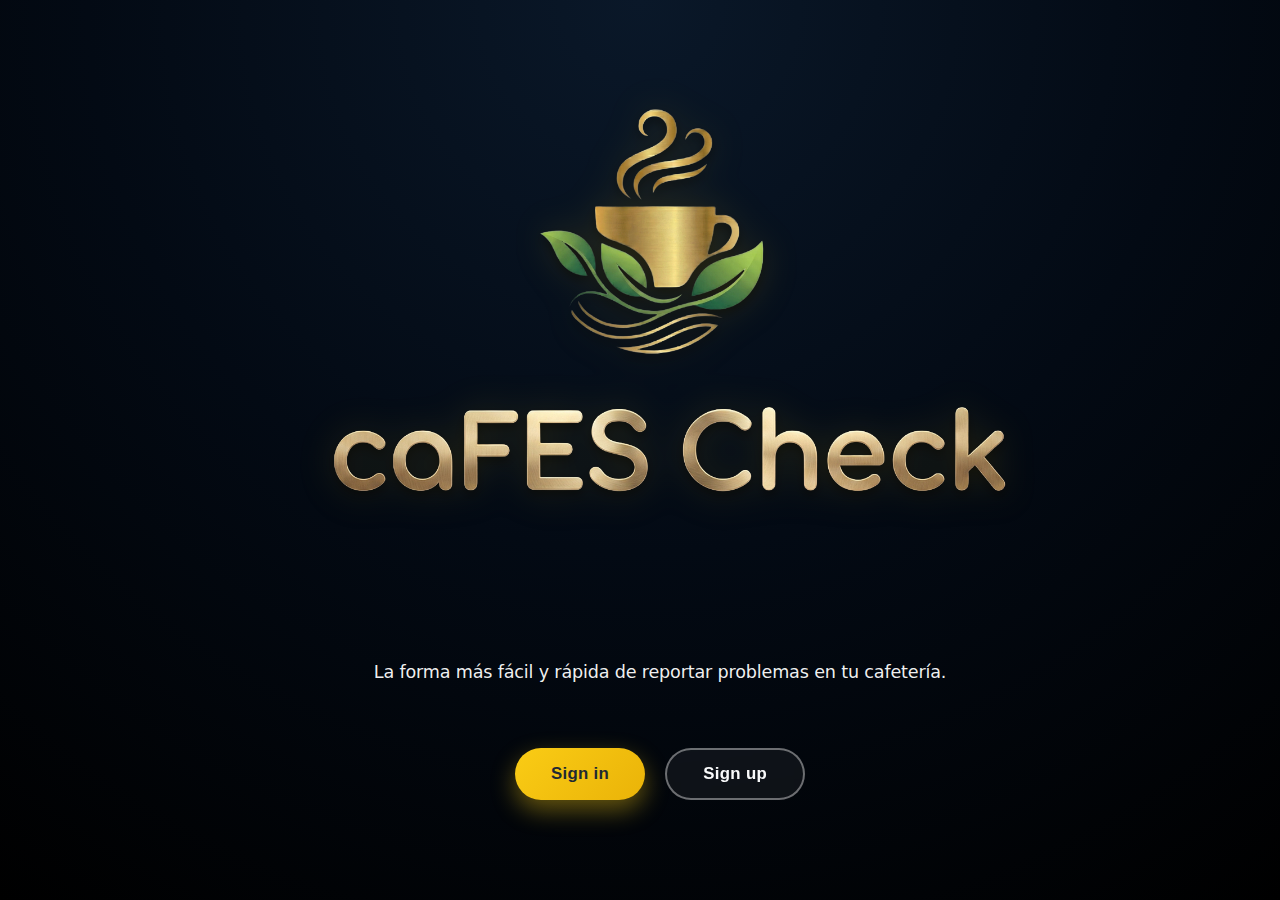
<file: index.html>
<!DOCTYPE html>
<html lang="es">
<head>
  <meta charset="UTF-8" />
  <meta
    name="viewport"
    content="width=device-width, initial-scale=1.0, viewport-fit=cover"
  />
  <title>CaFES Check – Inicio</title>
  <link rel="stylesheet" href="styles.css" />
</head>
<body>
  <div class="app-container">
    <section class="screen auth-screen">
      <div class="title-image-wrapper">
    <img src="caFES.png" alt="CaFES Check" class="title-image">
</div>

      <p class="auth-subtitle">
    La forma más fácil y rápida de reportar problemas en tu cafetería.
</p>
      <div class="auth-buttons">
        <button class="btn btn-primary" onclick="location.href='signin.html'">
          Sign in
        </button>
        <button class="btn btn-secondary" onclick="location.href='signup.html'">
          Sign up
        </button>
      </div>
    </section>
  </div>
</body>
</html>
</file>
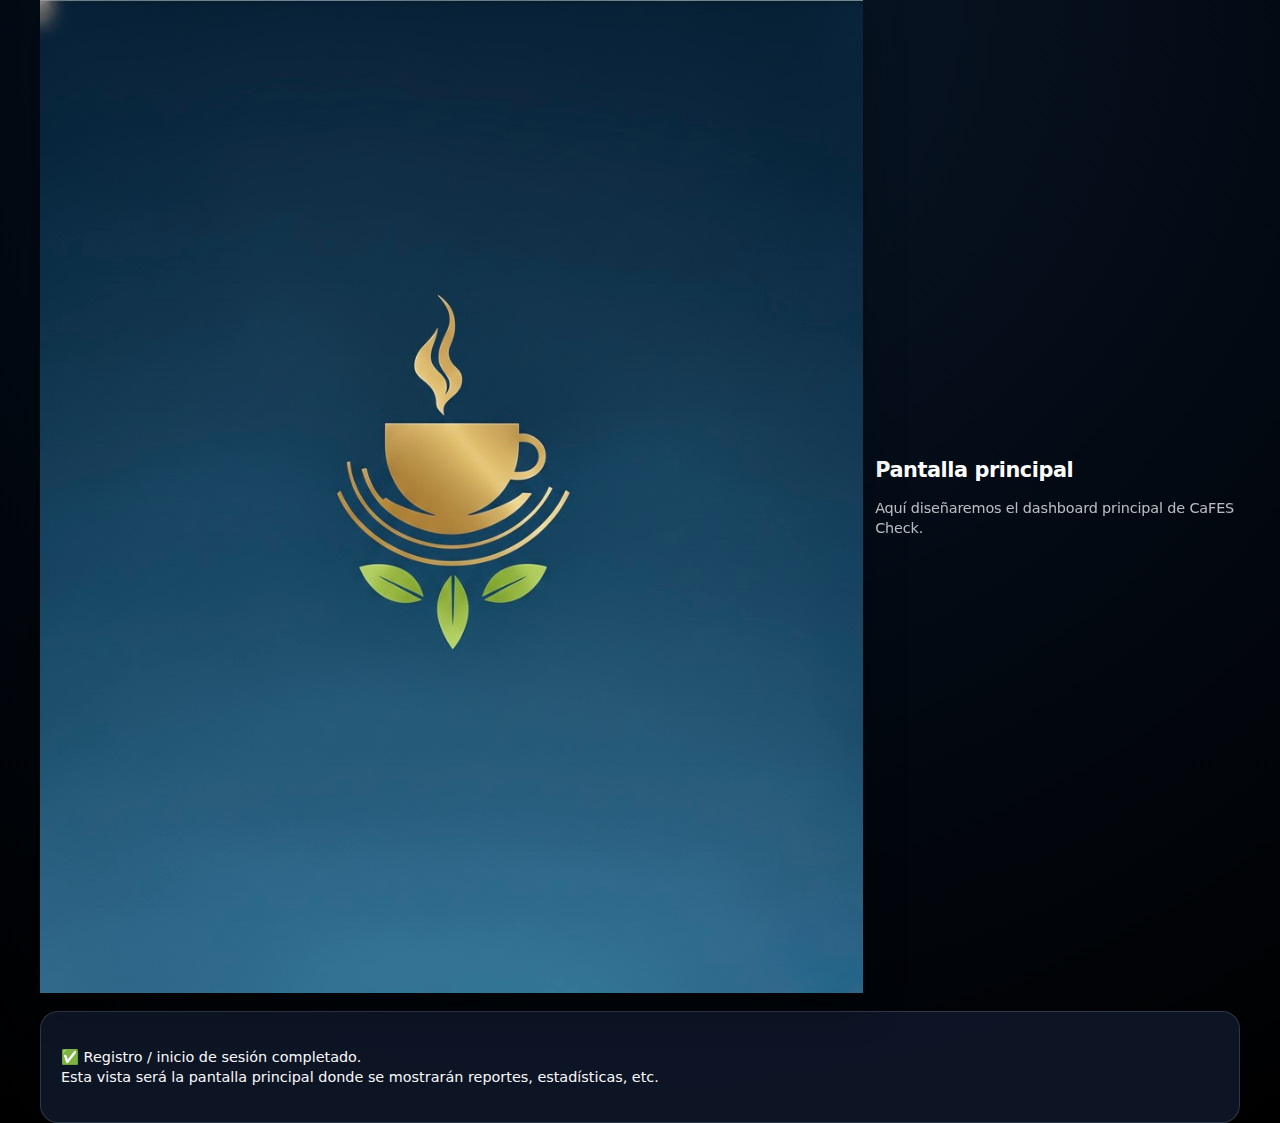
<file: main.html>
<!DOCTYPE html>
<html lang="es">
<head>
  <meta charset="UTF-8" />
  <meta
    name="viewport"
    content="width=device-width, initial-scale=1.0, viewport-fit=cover"
  />
  <title>CaFES Check – Pantalla principal</title>
  <link rel="stylesheet" href="styles.css" />
</head>
<body>
  <div class="app-container">
    <section class="screen main-screen">
      <header class="main-header">
        <div class="logo-wrapper small-logo">
          <img src="logo.png" alt="Logo de la app" class="app-logo" />
        </div>
        <div>
          <h2 class="main-title">Pantalla principal</h2>
          <p class="main-subtitle">
            Aquí diseñaremos el dashboard principal de CaFES Check.
          </p>
        </div>
      </header>

      <div class="main-placeholder">
        <p>
          ✅ Registro / inicio de sesión completado.<br />
          Esta vista será la pantalla principal donde se mostrarán reportes,
          estadísticas, etc.
        </p>
      </div>
    </section>
  </div>
</body>
</html>
</file>
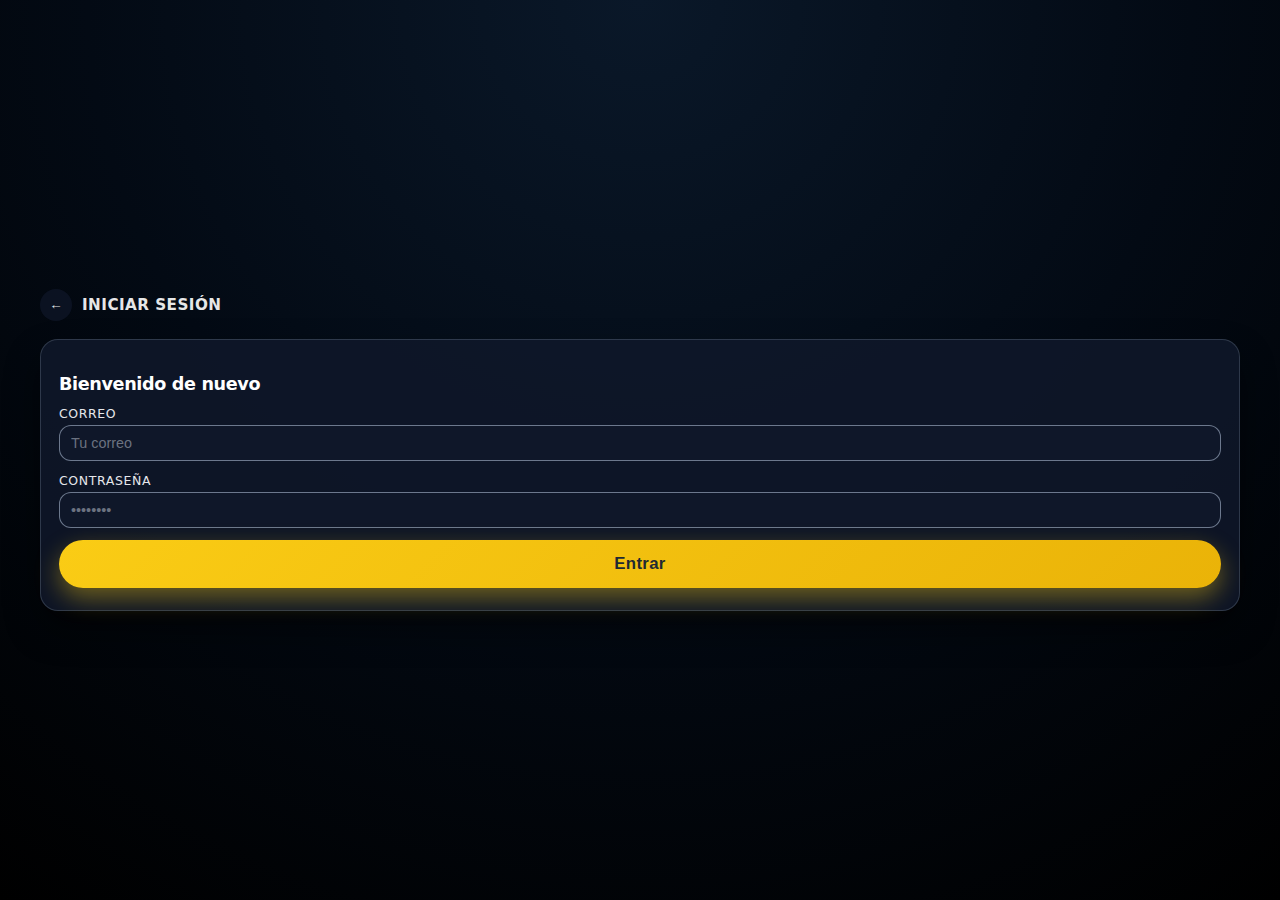
<file: signin.html>
<!DOCTYPE html>
<html lang="es">
<head>
  <meta charset="UTF-8" />
  <meta
    name="viewport"
    content="width=device-width, initial-scale=1.0, viewport-fit=cover"
  />
  <title>CaFES Check – Iniciar sesión</title>
  <link rel="stylesheet" href="styles.css" />
</head>
<body>
  <div class="app-container">
    <section class="screen signup-screen">
      <header class="screen-header">
        <button class="back-button" onclick="location.href='index.html'">←</button>
        <span class="screen-title">Iniciar sesión</span>
      </header>

      <div class="form-card">
        <h2 class="form-title">Bienvenido de nuevo</h2>

        <form class="signup-form" onsubmit="event.preventDefault(); location.href='identificacion.html';">
          <div class="form-group">
            <label for="login-email">Correo</label>
            <input
              type="email"
              id="login-email"
              required
              placeholder="Tu correo"
            />
          </div>

          <div class="form-group">
            <label for="login-pass">Contraseña</label>
            <input
              type="password"
              id="login-pass"
              required
              placeholder="••••••••"
            />
          </div>

          <button type="submit" class="btn btn-primary full-width">
            Entrar
          </button>
        </form>
      </div>
    </section>
  </div>
</body>
</html>
</file>
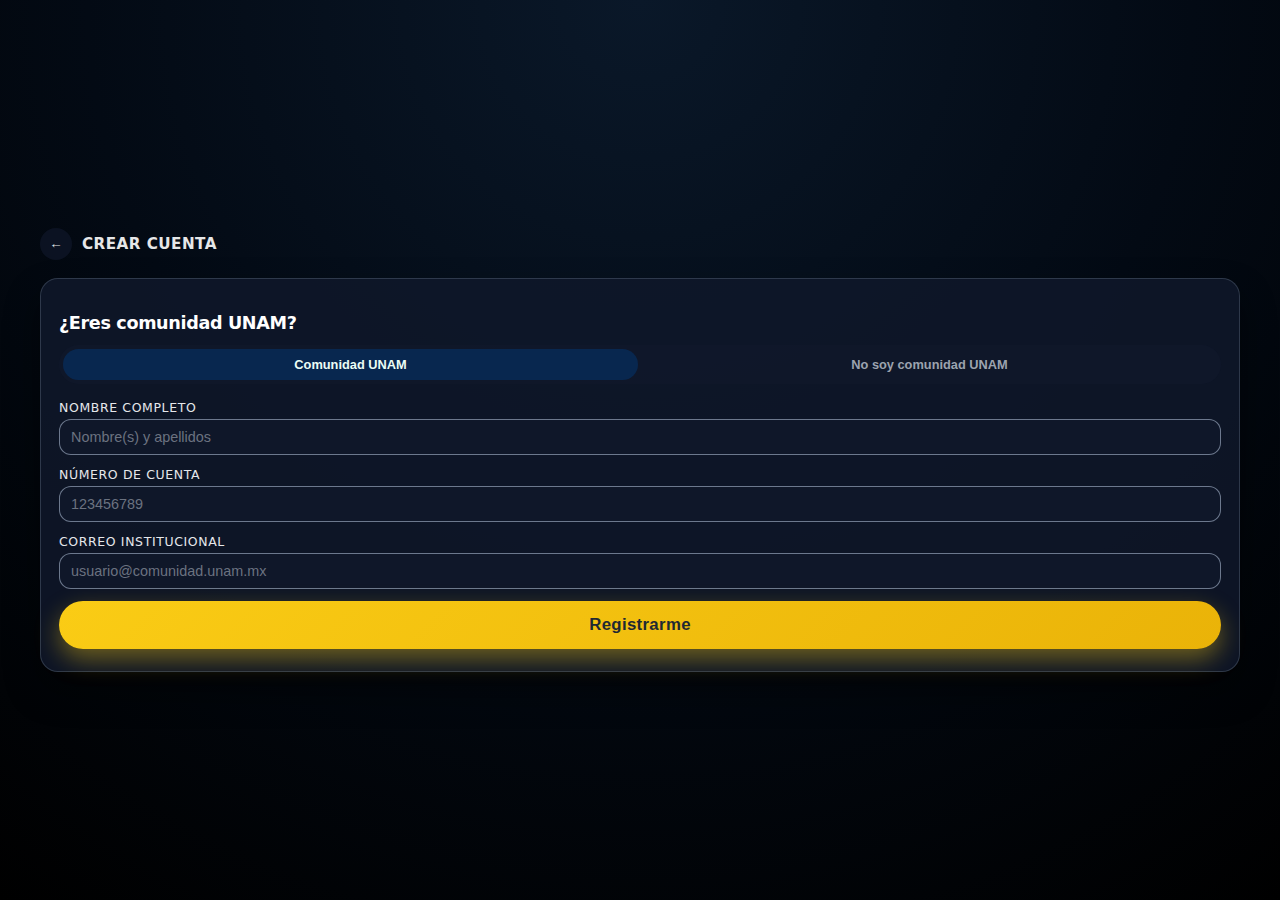
<file: signup.html>
<!DOCTYPE html>
<html lang="es">
<head>
  <meta charset="UTF-8" />
  <meta
    name="viewport"
    content="width=device-width, initial-scale=1.0, viewport-fit=cover"
  />
  <title>CaFES Check – Registro</title>
  <link rel="stylesheet" href="styles.css" />
</head>
<body>
  <div class="app-container">
    <section class="screen signup-screen">
      <header class="screen-header">
        <button class="back-button" onclick="location.href='index.html'">←</button>
        <span class="screen-title">Crear cuenta</span>
      </header>

      <div class="form-card">
        <h2 class="form-title">¿Eres comunidad UNAM?</h2>

        <div class="role-toggle">
          <button type="button" id="btn-unam" class="toggle-btn active">
            Comunidad UNAM
          </button>
          <button type="button" id="btn-externo" class="toggle-btn">
            No soy comunidad UNAM
          </button>
        </div>

        <form id="signup-form" class="signup-form">
          <!-- Común -->
          <div class="form-group">
            <label for="nombre-completo">Nombre completo</label>
            <input
              type="text"
              id="nombre-completo"
              name="nombreCompleto"
              required
              placeholder="Nombre(s) y apellidos"
            />
          </div>

          <!-- Solo UNAM -->
          <div class="form-group unam-only">
            <label for="num-cuenta">Número de cuenta</label>
            <input
              type="text"
              id="num-cuenta"
              name="numCuenta"
              inputmode="numeric"
              placeholder="123456789"
            />
          </div>

          <div class="form-group unam-only">
            <label for="correo-unam">Correo institucional</label>
            <input
              type="email"
              id="correo-unam"
              name="correoUnam"
              placeholder="usuario@comunidad.unam.mx"
            />
          </div>

          <!-- Solo externos -->
          <div class="form-group externo-only hidden">
            <label for="correo-personal">Correo personal</label>
            <input
              type="email"
              id="correo-personal"
              name="correoPersonal"
              placeholder="tucorreo@ejemplo.com"
            />
          </div>

          <button type="submit" class="btn btn-primary full-width">
            Registrarme
          </button>
        </form>
      </div>
    </section>
  </div>

  <script src="api-config.js"></script>
  <script src="signup.js"></script>
</body>
</html>
</file>
<file: styles.css>
/* ===== BASE ===== */


/* html solo como “lienzo” de fondo sólido (para el rebote) */
html {
  margin: 0;
  padding: 0;
  background: #010408; /* MODIFICADO: Negro azulado más profundo */
}

/* body es el que realmente ocupa la pantalla */
body {
  margin: 0;
  padding: 0;
  min-height: 100dvh;
  width: 100%;

  /* MODIFICADO: Fondo degradado más oscuro y profundo */
  /* Empieza en un azul nocturno profundo y va hacia negro casi puro */
  background: radial-gradient(circle at center top, #0a1829 0%, #030a14 50%, #000000 100%);

  /* Tipografía sistema */
  font-family: system-ui, -apple-system, BlinkMacSystemFont, "Segoe UI", sans-serif;

  /* Safe areas */
  padding-top: env(safe-area-inset-top);
  padding-bottom: env(safe-area-inset-bottom);
  padding-left: env(safe-area-inset-left);
  padding-right: env(safe-area-inset-right);

  /* Centrado */
  display: flex;
  justify-content: center;
  /* MODIFICADO: Centramos verticalmente también para una mejor presentación en desktop */
  align-items: center;
}



/* CONTENEDOR PRINCIPAL */

.app-container {
  width: 100%;
  /* MODIFICADO: Un poco más ancho para pantallas grandes */
  max-width: 1200px;
  /* NUEVO: Centrado horizontal */
  margin: 0 auto;

  /* --- SE ELIMINARON LOS ESTILOS VISUALES DE CAJA --- */
  /*
  background: rgba(255, 255, 255, 0.04);
  border-radius: 24px;
  padding: 24px 24px 32px;
  backdrop-filter: blur(18px);
  box-shadow: 0 22px 45px rgba(0, 0, 0, 0.45);
  border: 1px solid rgba(7, 29, 41, 0.06);
  */
}

/* PANTALLAS */

.screen {
  width: 100%;
}

.hidden {
  display: none !important;
}

/* ===== PANTALLA AUTH ===== */

.auth-screen {
  /* Se mantiene igual */
  min-height: 85vh;
  display: flex;
  flex-direction: column;
  justify-content: center;
  align-items: center;
  text-align: center;
  color: #f9fafb;
  padding: 40px 20px;
}

.title-image-wrapper {
  margin-top: 10px;
  /* MODIFICADO: Un poco más de espacio debajo del título para que respire */
  margin-bottom: 35px;
  display: flex;
  justify-content: center;
  width: 100%;
}

.title-image {
  /* 1. AUMENTO DE TAMAÑO BASE */
  /* Lo subimos de 600px a 900px para que intente ocupar más espacio */
  width: 900px; 
  
  /* Aseguramos que en pantallas chicas no se salga */
  max-width: 95%;
  
  height: auto;
  object-fit: contain;
  
  /* 2. EL TRUCO DEL ZOOM (ESCALA) */
  /* Esto hace un "zoom" del 20% extra a la imagen. 
     Si aún lo sientes chico, cambia 1.2 por 1.3 o 1.4 */
  transform: scale(1.2); 
  
  /* 3. AJUSTE DE MÁRGENES (IMPORTANTE) */
  /* Al hacer zoom o si la imagen tiene mucho aire arriba/abajo, 
     a veces se ve lejos del logo. Con esto lo acercamos un poco. */
  margin-top: -20px;     /* Acercar al logo de arriba */
  margin-bottom: 10px;   /* Ajustar espacio con el subtítulo de abajo */

  /* Sombra para que resalte (la que ya tenías) */
  filter: drop-shadow(0 0 15px rgba(250, 204, 21, 0.15)) drop-shadow(0 4px 4px rgba(0,0,0,0.5));
}

/* ===== AJUSTE DEL LOGO ===== */

/* ===== AJUSTE DEL LOGO (NUEVO) ===== */

.logo-wrapper {
  /* QUITAMOS EL FONDO DORADO Y EL BORDE REDONDO DEL CONTENEDOR */
  /* background: linear-gradient(145deg, #f5e3b2 10%, #c89834 45%, #7c5a13 90%); */
  /* border-radius: 50%; */
  /* box-shadow: 0 25px 50px -12px rgba(200, 152, 52, 0.4); */
  
  background: transparent; /* Fondo transparente */
  display: flex;
  justify-content: center;
  align-items: center;
}

.big-logo {
  /* HACEMOS EL CONTENEDOR MÁS GRANDE PARA QUE EL LOGO CREZCA */
  /* Antes era 190px */
  width: 600px; 
  height: 600px;
  
  /* BAJAMOS EL LOGO CON MARGEN SUPERIOR */
  margin-top: 40px; 
  margin-bottom: 40px;
}

.app-logo {
  /* LA IMAGEN OCUPA TODO EL ESPACIO DISPONIBLE */
  width: 100%; 
  height: 100%;
  
  /* QUITAMOS EL RECORTE CIRCULAR FORZADO, YA QUE LA NUEVA IMAGEN
     PARECE SER UN PNG TRANSPARENTE QUE YA TIENE LA FORMA DESEADA */
  /* border-radius: 50%; */
  /* object-fit: cover; */
  /* box-shadow: inset 0 0 10px rgba(0,0,0,0.5); */
  
  /* Aseguramos que la imagen se contenga bien sin deformarse */
  object-fit: contain;
  
  /* Opcional: Una sombra suave al propio logo para darle profundidad */
  filter: drop-shadow(0 10px 20px rgba(0,0,0,0.3));
}

/* ===== Títulos estilo iOS ===== */

h1, h2, h3,
.auth-title,
.form-title,
.main-title,
.screen-title {
  font-family: system-ui, -apple-system, BlinkMacSystemFont, "Segoe UI", sans-serif;
  font-weight: 700;                /* Más grueso, estilo iOS */
  letter-spacing: -0.02em;         /* Ligera compresión horizontal (look Apple) */
  color: #ffffff;                  /* Hace que se vea nítido sobre fondo oscuro */
  -webkit-font-smoothing: antialiased;
}

.auth-subtitle,
.main-subtitle {
  font-family: system-ui, -apple-system, BlinkMacSystemFont, "Segoe UI", sans-serif;
  font-weight: 400;                /* Más delgado */
  letter-spacing: -0.01em;         /* Delicadamente comprimido */
  line-height: 1.35;               /* Más legible */
  color: rgba(255, 255, 255, 0.85);
  -webkit-font-smoothing: antialiased;
}


.auth-subtitle {
  font-size: 0.98rem;
  opacity: 0.9;
  max-width: 460px;
}

.auth-buttons {
  margin-top: 26px;
  display: flex;
  gap: 12px;
  flex-wrap: wrap;
  justify-content: center;
}

/* BOTONES */

.auth-subtitle {
  /* MODIFICADO: Fuente un poco más grande */
  font-size: 1.1rem;
  font-weight: 400;
  /* MODIFICADO: Color un poco más brillante para contraste con el fondo oscuro */
  color: rgba(255, 255, 255, 0.95);
  opacity: 1;
  /* MODIFICADO: Permitir que el texto sea más ancho en desktop */
  max-width: 650px;
  line-height: 1.5;
}

.auth-buttons {
  /* MODIFICADO: Más espacio encima de los botones */
  margin-top: 45px;
  display: flex;
  /* MODIFICADO: Más espacio entre botones */
  gap: 20px;
  flex-wrap: wrap;
  justify-content: center;
}

/* BOTONES */

.btn {
  border: none;
  border-radius: 999px;
  /* MODIFICADO: Botones más grandes (más padding) */
  padding: 14px 36px;
  /* MODIFICADO: Texto un poco más grande */
  font-size: 1.05rem;
  font-weight: 700;
  letter-spacing: 0.02em;
  cursor: pointer;
  transition: all 0.2s ease; /* Transición un poco más suave */
}

.btn-primary {
  background: linear-gradient(135deg, #facc15, #eab308);
  color: #1f2933;
  /* Sombra más pronunciada para el botón principal */
  box-shadow: 0 10px 25px rgba(250, 204, 21, 0.4);
}

.btn-primary:hover {
  transform: translateY(-2px);
  box-shadow: 0 15px 35px rgba(250, 204, 21, 0.5);
}

.btn-secondary {
  background: rgba(255, 255, 255, 0.05); /* Un fondo muy sutil */
  color: #f9fafb;
  border: 2px solid rgba(249, 250, 251, 0.4); /* Borde un poco más grueso */
  backdrop-filter: blur(5px);
}

.btn-secondary:hover {
  background: rgba(255, 255, 255, 0.15);
  border-color: rgba(249, 250, 251, 0.8);
}


.full-width {
  width: 100%;
}

/* ===== SIGN UP / SIGN IN ===== */

.signup-screen {
  color: #f9fafb;
}

.screen-header {
  display: flex;
  align-items: center;
  gap: 10px;
  margin-bottom: 18px;
}

.back-button {
  width: 32px;
  height: 32px;
  border-radius: 999px;
  border: none;
  background: rgba(15, 23, 42, 0.7);
  color: #e5e7eb;
  cursor: pointer;
  display: flex;
  align-items: center;
  justify-content: center;
}

.screen-title {
  font-weight: 600;
  font-size: 0.95rem;
  letter-spacing: 0.03em;
  text-transform: uppercase;
  opacity: 0.9;
}

.form-card {
  background: rgba(15, 23, 42, 0.85);
  border-radius: 18px;
  padding: 20px 18px 22px;
  box-shadow: 0 18px 35px rgba(0, 0, 0, 0.45);
  border: 1px solid rgba(148, 163, 184, 0.25);
}

.form-title {
  font-size: 1.1rem;
  margin-bottom: 12px;
}

/* Toggle Comunidad UNAM / Externo */

.role-toggle {
  display: flex;
  padding: 4px;
  border-radius: 999px;
  background: rgba(15, 23, 42, 0.9);
  gap: 4px;
  margin-bottom: 16px;
}

.toggle-btn {
  flex: 1;
  border-radius: 999px;
  border: none;
  padding: 8px 10px;
  font-size: 0.8rem;
  font-weight: 600;
  background: transparent;
  color: #9ca3af;
  cursor: pointer;
}

.toggle-btn.active {
  background: rgba(8, 40, 81, 0.95);
  color: #ecfdf5;
}

/* Formulario */

.signup-form {
  display: flex;
  flex-direction: column;
  gap: 12px;
}

.form-group {
  display: flex;
  flex-direction: column;
  gap: 4px;
}

.form-group label {
  font-size: 0.78rem;
  text-transform: uppercase;
  letter-spacing: 0.05em;
  color: #e5e7eb;
}

.form-group input {
  border-radius: 12px;
  border: 1px solid rgba(148, 163, 184, 0.7);
  padding: 9px 11px;
  font-size: 0.9rem;
  background: rgba(15, 23, 42, 0.9);
  color: #f9fafb;
  outline: none;
}

.form-group input::placeholder {
  color: #6b7280;
}

.form-group input:focus {
  border-color: #22c55e;
  box-shadow: 0 0 0 1px rgba(34, 197, 94, 0.6);
}

/* ===== PANTALLA PRINCIPAL ===== */

.main-screen {
  color: #f9fafb;
}

.main-header {
  display: flex;
  align-items: center;
  gap: 12px;
  margin-bottom: 18px;
}

.main-title {
  font-size: 1.3rem;
  font-weight: 700;
}

.main-subtitle {
  font-size: 0.9rem;
  opacity: 0.85;
}

.main-placeholder {
  background: rgba(15, 23, 42, 0.85);
  border-radius: 18px;
  padding: 20px;
  border: 1px solid rgba(148, 163, 184, 0.25);
  font-size: 0.9rem;
  line-height: 1.4;
}



/* ===== RESPONSIVE (CELULARES) ===== */

@media (max-width: 640px) {
  
  /* 1. Ajuste del cuerpo para centrar todo bien */
  body {
    align-items: center; /* Centrado vertical */
    padding: calc(20px + env(safe-area-inset-top)) 24px calc(20px + env(safe-area-inset-bottom));
    min-height: 100dvh;
  }
  
  .auth-screen {
    padding: 0;
    justify-content: center;
    width: 100%;
  }

  /* 2. LA IMAGEN GRANDE (Logo + Texto combinados) */
  .title-image {
    /* Aquí está la magia: Usamos porcentaje, no píxeles fijos */
    width: 100%;  
    max-width: 400px; /* Un tope para que no se deforme en celulares gigantes */
    height: auto;
    
    /* Le damos un "empujón" de tamaño extra */
    transform: scale(1.15); 
    
    /* Espaciado para que no choque con el texto de abajo */
    margin-top: -20px;
    margin-bottom: 10px; 
  }

  /* 3. Textos ajustados */
 .auth-subtitle {
  /* MODIFICADO: Usamos la fuente elegante que importamos */
  font-family: 'Playfair Display', serif;
  
  /* Cursiva para que se vea más humano y menos "robot" */
  font-style: italic; 
  
  /* Un poco más grande para que se aprecie la letra */
  font-size: 1.15rem; 
  
  /* Espaciado entre letras un poco más abierto */
  letter-spacing: 0.02em;
  
  /* Altura de línea para que no se vea apretado */
  line-height: 1.5;
  
  /* Color: Un blanco hueso brillante, no gris apagado */
  color: #f3f4f6;
  opacity: 0.9;
  
  /* Ancho máximo para que haga un salto de línea bonito en PC */
  max-width: 500px;
  
  /* Margen superior para separarlo de la imagen */
  margin-top: 0px; 
}



/* ===== IDENTIFICACIÓN DE CONCESIONARIO ===== */

.identification-screen {
  color: #e5e7eb; /* texto claro por defecto */
}

/* Tarjetas (foto + QR) */
.ident-card {
  background: radial-gradient(circle at top left, rgba(15,118,210,0.22), rgba(3,7,18,0.96));
  border-radius: 22px;
  padding: 18px 18px 20px;
  margin-bottom: 18px;
  box-shadow: 0 18px 40px rgba(0,0,0,0.55);
  border: 1px solid rgba(148, 163, 184, 0.22);
}

/* Títulos dentro de la tarjeta */
.ident-card .form-title {
  font-size: 1.05rem;
  font-weight: 700;
  letter-spacing: 0.02em;
  text-transform: none;
  color: #f9fafb;
  margin-bottom: 6px;
}

/* Descripción de cada paso */
.ident-card .ident-text {
  font-size: 0.88rem;
  line-height: 1.6;
  color: #cbd5f5;          /* YA NO NEGRO 👈 */
  margin-bottom: 14px;
}

/* Pequeña etiqueta de paso arriba del título */
.ident-card::before {
  content: "PASO " attr(data-step);
  display: inline-flex;
  align-items: center;
  justify-content: center;
  font-size: 0.65rem;
  letter-spacing: 0.12em;
  text-transform: uppercase;
  color: #bfdbfe;
  background: rgba(15,118,210,0.18);
  border: 1px solid rgba(129, 140, 248, 0.4);
  padding: 4px 8px;
  border-radius: 999px;
  margin-bottom: 6px;
}

/* Caja de cámara / QR */
.camera-box {
  background: radial-gradient(circle at top, #020617, #020617 45%, #000 100%);
  border-radius: 18px;
  border: 1px solid rgba(148,163,184,0.35);
  overflow: hidden;
  position: relative;
  width: 100%;
  aspect-ratio: 4 / 3;
}

/* QR: cuadro más compacto y centrado */
.qr-box {
  background: radial-gradient(circle at top, #020617, #020617 45%, #000 100%);
  border-radius: 18px;
  border: 1px solid rgba(148,163,184,0.35);
  overflow: hidden;
  position: relative;
  width: 100%;
  max-width: 260px;   /* límite en móvil */
  aspect-ratio: 1 / 1; /* CUADRADO 👈 */
  margin: 12px auto 0; /* centrado */

}
.qr-box video {
  width: 100%;
  height: 100%;
  object-fit: cover;
}

/* Video / foto ocupan todo el frame */
.camera-preview,
.photo-preview {
  width: 100%;
  height: 100%;
  object-fit: cover;
}

/* Botones debajo de cámara */
.camera-buttons {
  display: flex;
  gap: 8px;
  margin-top: 10px;
  flex-wrap: wrap;
}

.camera-buttons .btn {
  flex: 1 1 48%;
}

/* Botón full-width (QR / Continuar) */
.btn.full-width {
  width: 100%;
}

/* Ajuste del texto de la intro arriba */
.identificacion-intro {
  font-size: 0.9rem;
  color: #e5e7f5;
  line-height: 1.6;
  margin: 10px 0 18px;
}


/* Responsive: columnas apiladas en móvil */
@media (max-width: 800px) {
  .identificacion-layout {
    grid-template-columns: 1fr;
  }
}

/* ===== PANEL DE REPORTE (PASO 3) ===== */

.incident-panel {
  margin-top: 18px;
  padding: 18px 16px 22px;
  border-radius: 22px;
  background: radial-gradient(circle at top left,
              rgba(56, 189, 248, 0.18),
              rgba(15, 23, 42, 0.95));
  border: 1px solid rgba(148, 163, 184, 0.35);
  box-shadow: 0 18px 40px rgba(0,0,0,0.55);
}

.incident-header {
  margin-bottom: 12px;
}

.incident-step-badge {
  display: inline-flex;
  align-items: center;
  justify-content: center;
  font-size: 0.65rem;
  letter-spacing: 0.12em;
  text-transform: uppercase;
  color: #e0e7ff;
  background: rgba(79, 70, 229, 0.25);
  border-radius: 999px;
  padding: 4px 10px;
  border: 1px solid rgba(129, 140, 248, 0.6);
}

.incident-title {
  margin: 8px 0 2px;
  font-size: 1.05rem;
  font-weight: 700;
  color: #f9fafb;
}

.incident-subtitle {
  margin: 0;
  font-size: 0.82rem;
  color: #cbd5f5;
}

.incident-form {
  margin-top: 10px;
  display: flex;
  flex-direction: column;
  gap: 10px;
}

.incident-tags {
  display: flex;
  flex-wrap: wrap;
  gap: 6px;
  margin-bottom: 4px;
}

.incident-tag {
  border: 1px solid rgba(148, 163, 184, 0.5);
  background: rgba(15, 23, 42, 0.8);
  border-radius: 999px;
  padding: 6px 10px;
  font-size: 0.72rem;
  color: #e5e7eb;
  cursor: pointer;
  white-space: nowrap;
}

.incident-tag.active {
  background: #facc15;
  border-color: #facc15;
  color: #1f2937;
  font-weight: 600;
}

.incident-label {
  font-size: 0.78rem;
  font-weight: 500;
  color: #e5e7eb;
}

.incident-textarea {
  width: 100%;
  border-radius: 14px;
  border: 1px solid rgba(148, 163, 184, 0.6);
  padding: 8px 10px;
  font-size: 0.85rem;
  background: rgba(15, 23, 42, 0.9);
  color: #f9fafb;
  resize: vertical;
}

.incident-textarea::placeholder {
  color: rgba(148, 163, 184, 0.9);
}

.incident-submit {
  margin-top: 4px;
}
</file>
